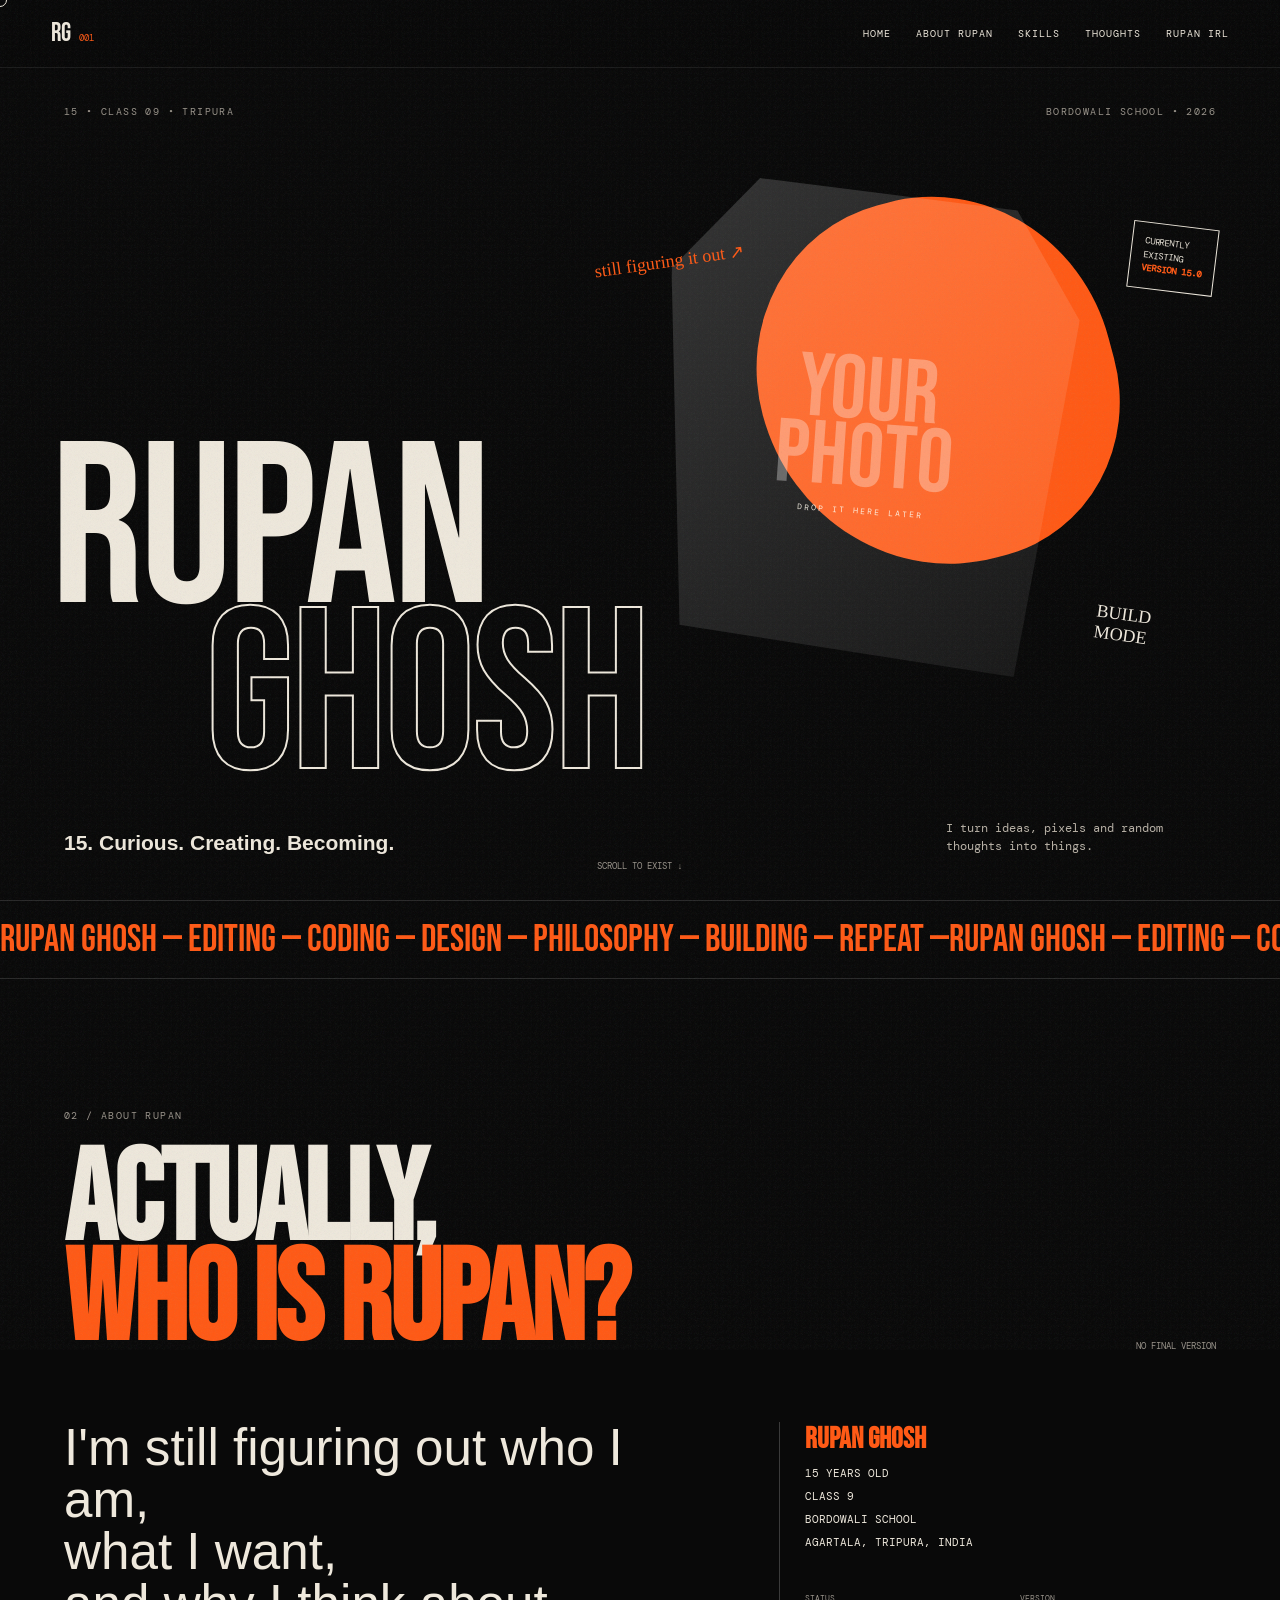
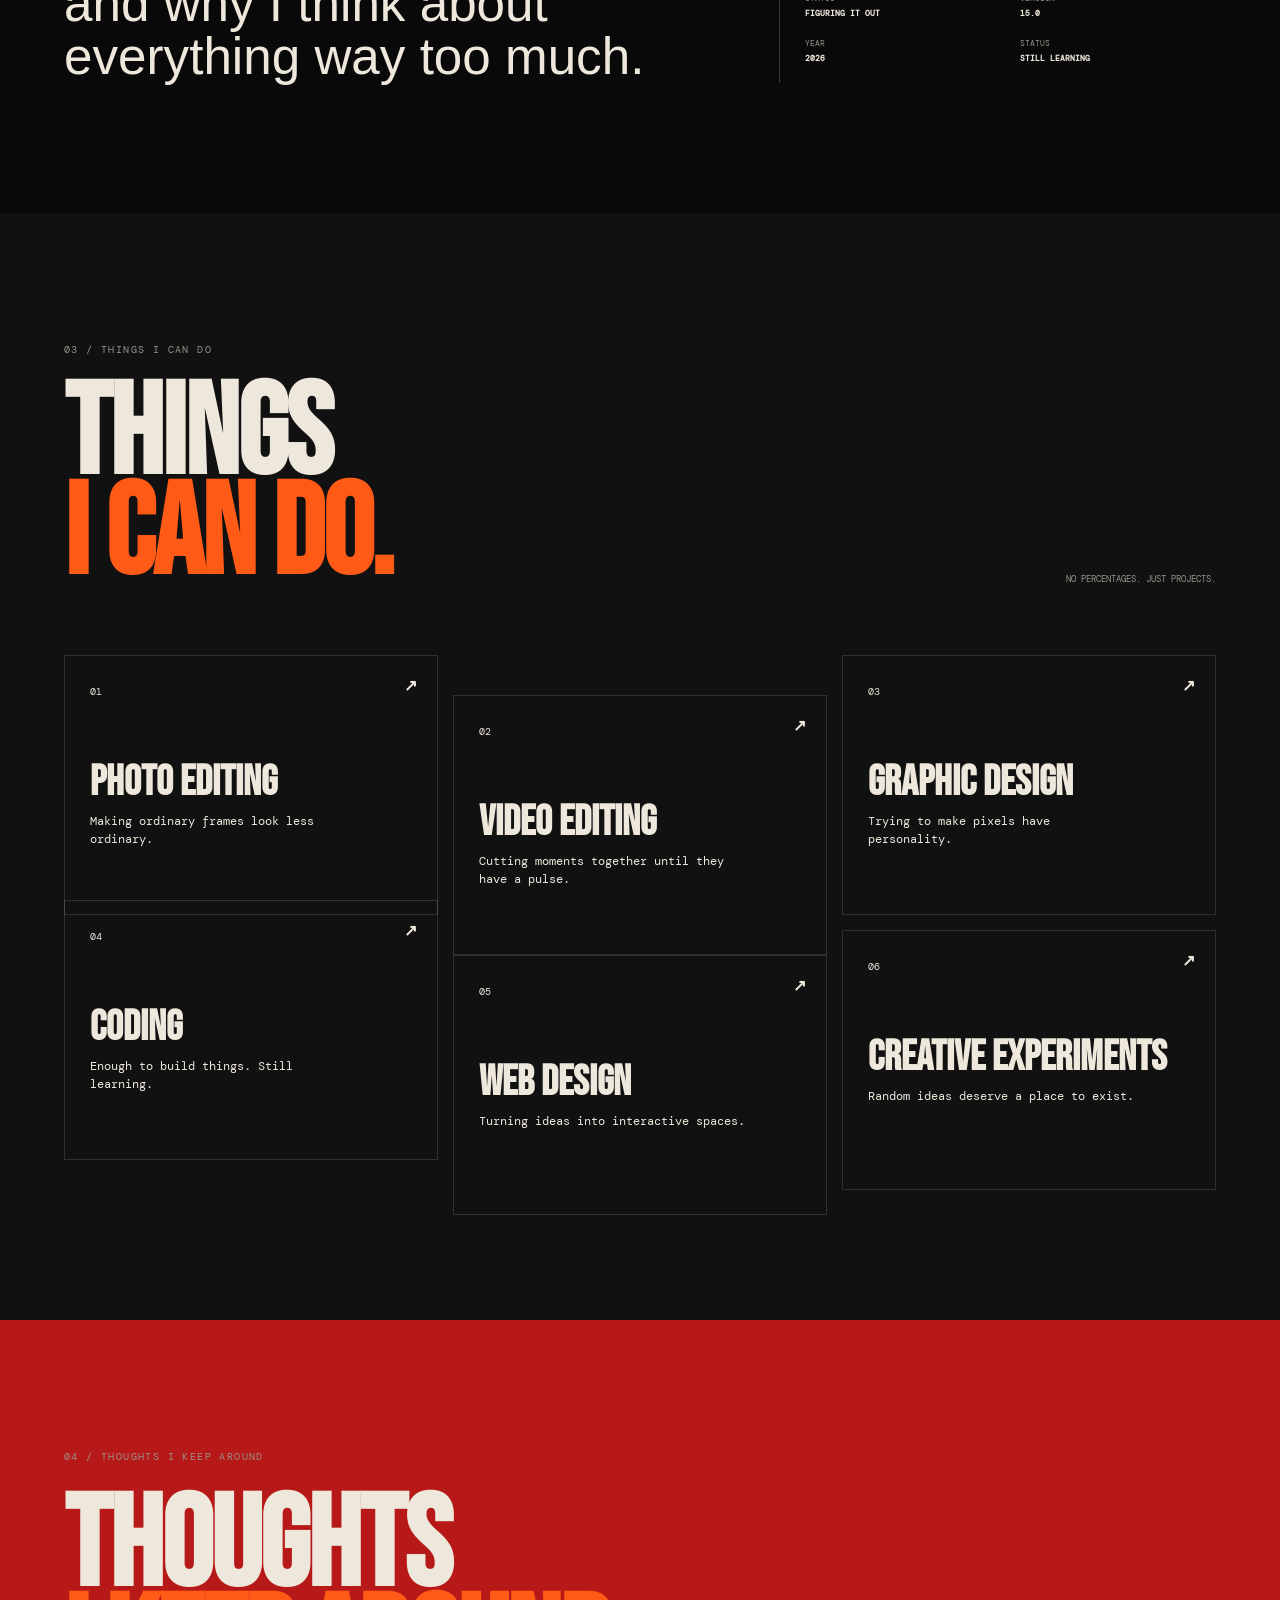
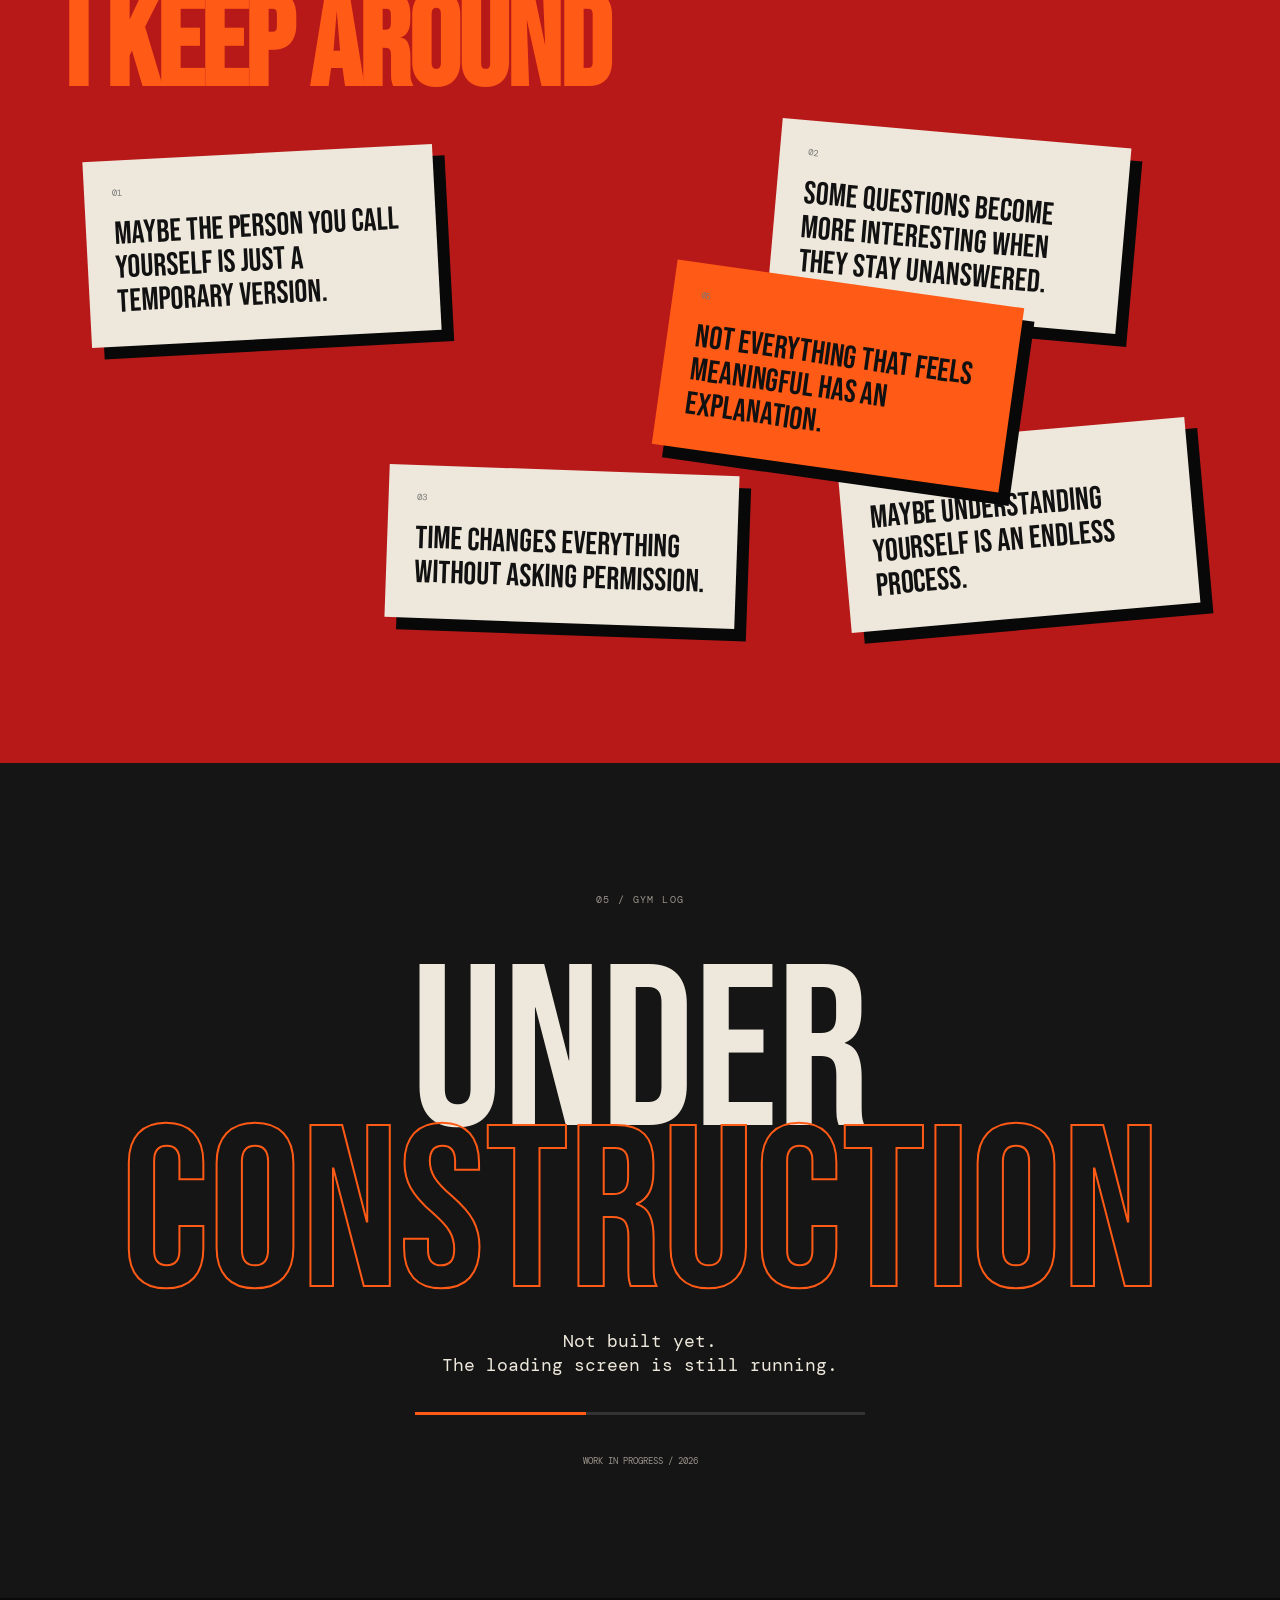
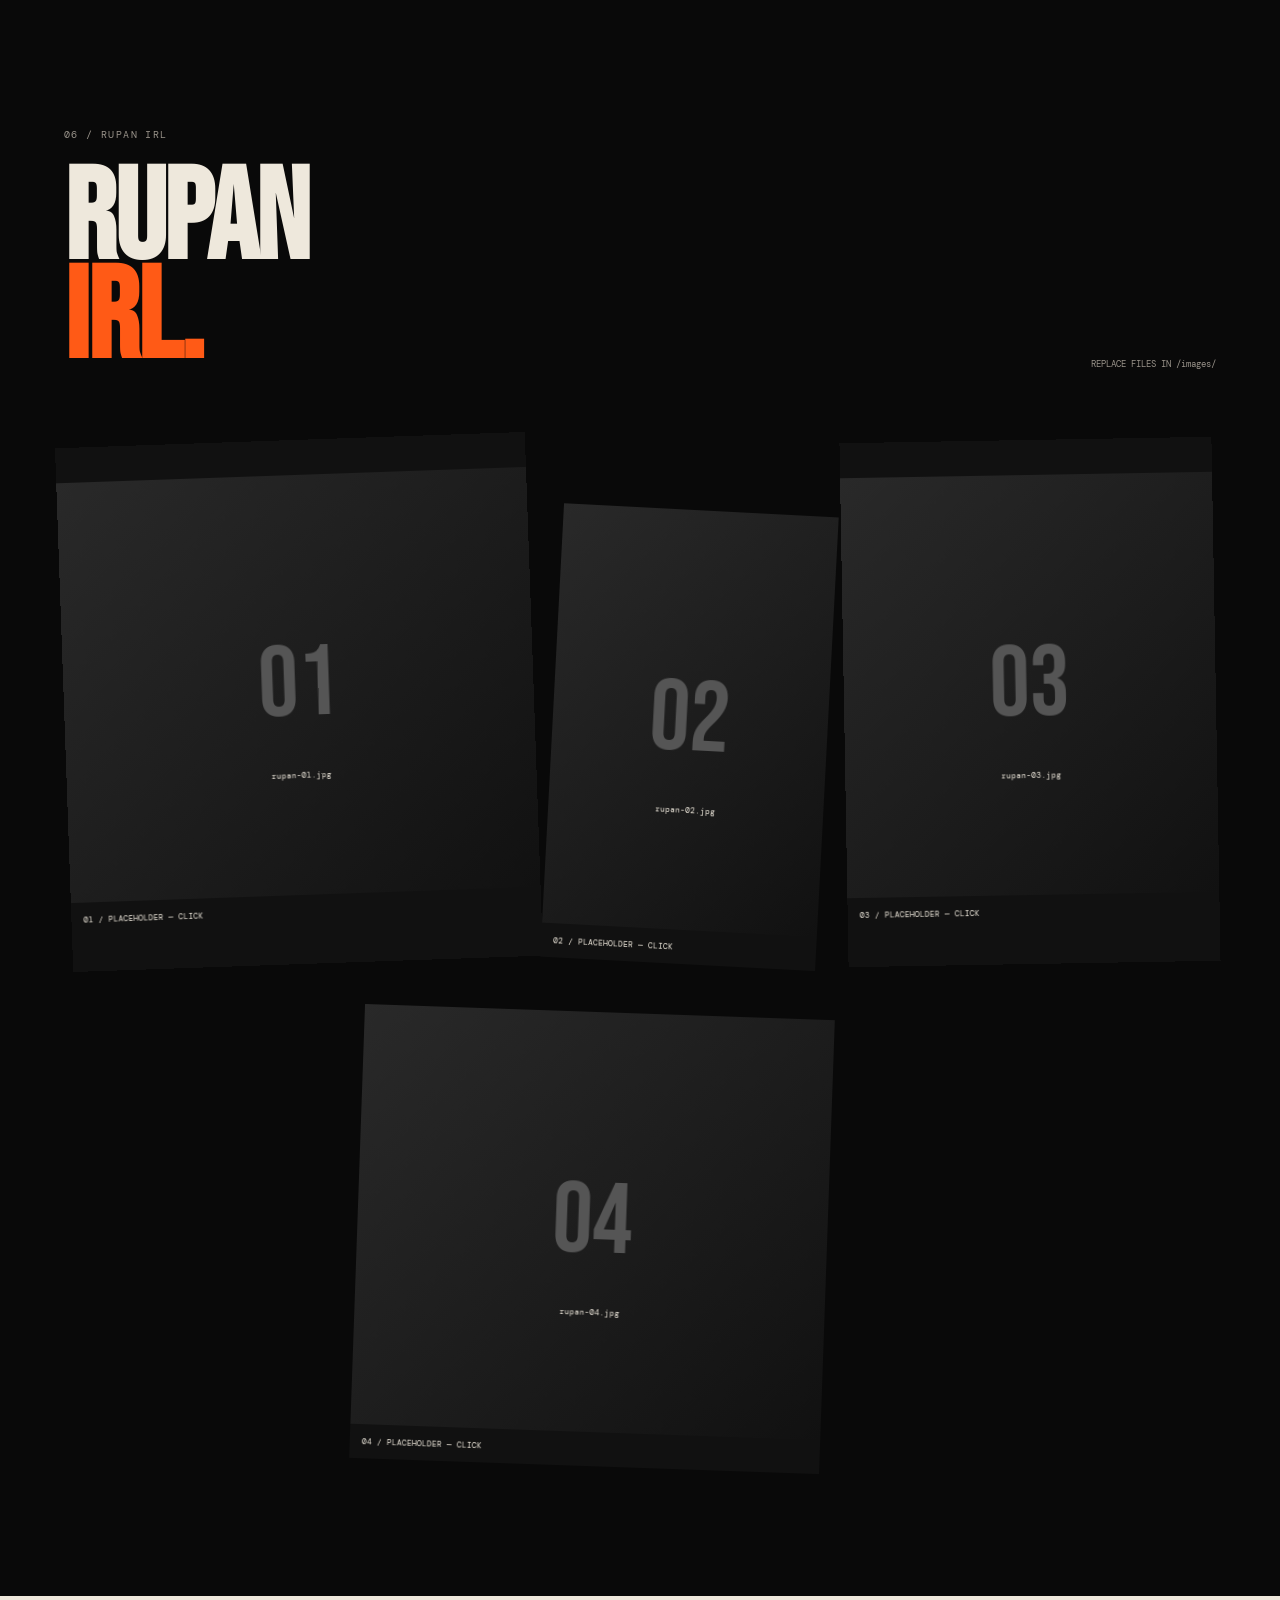
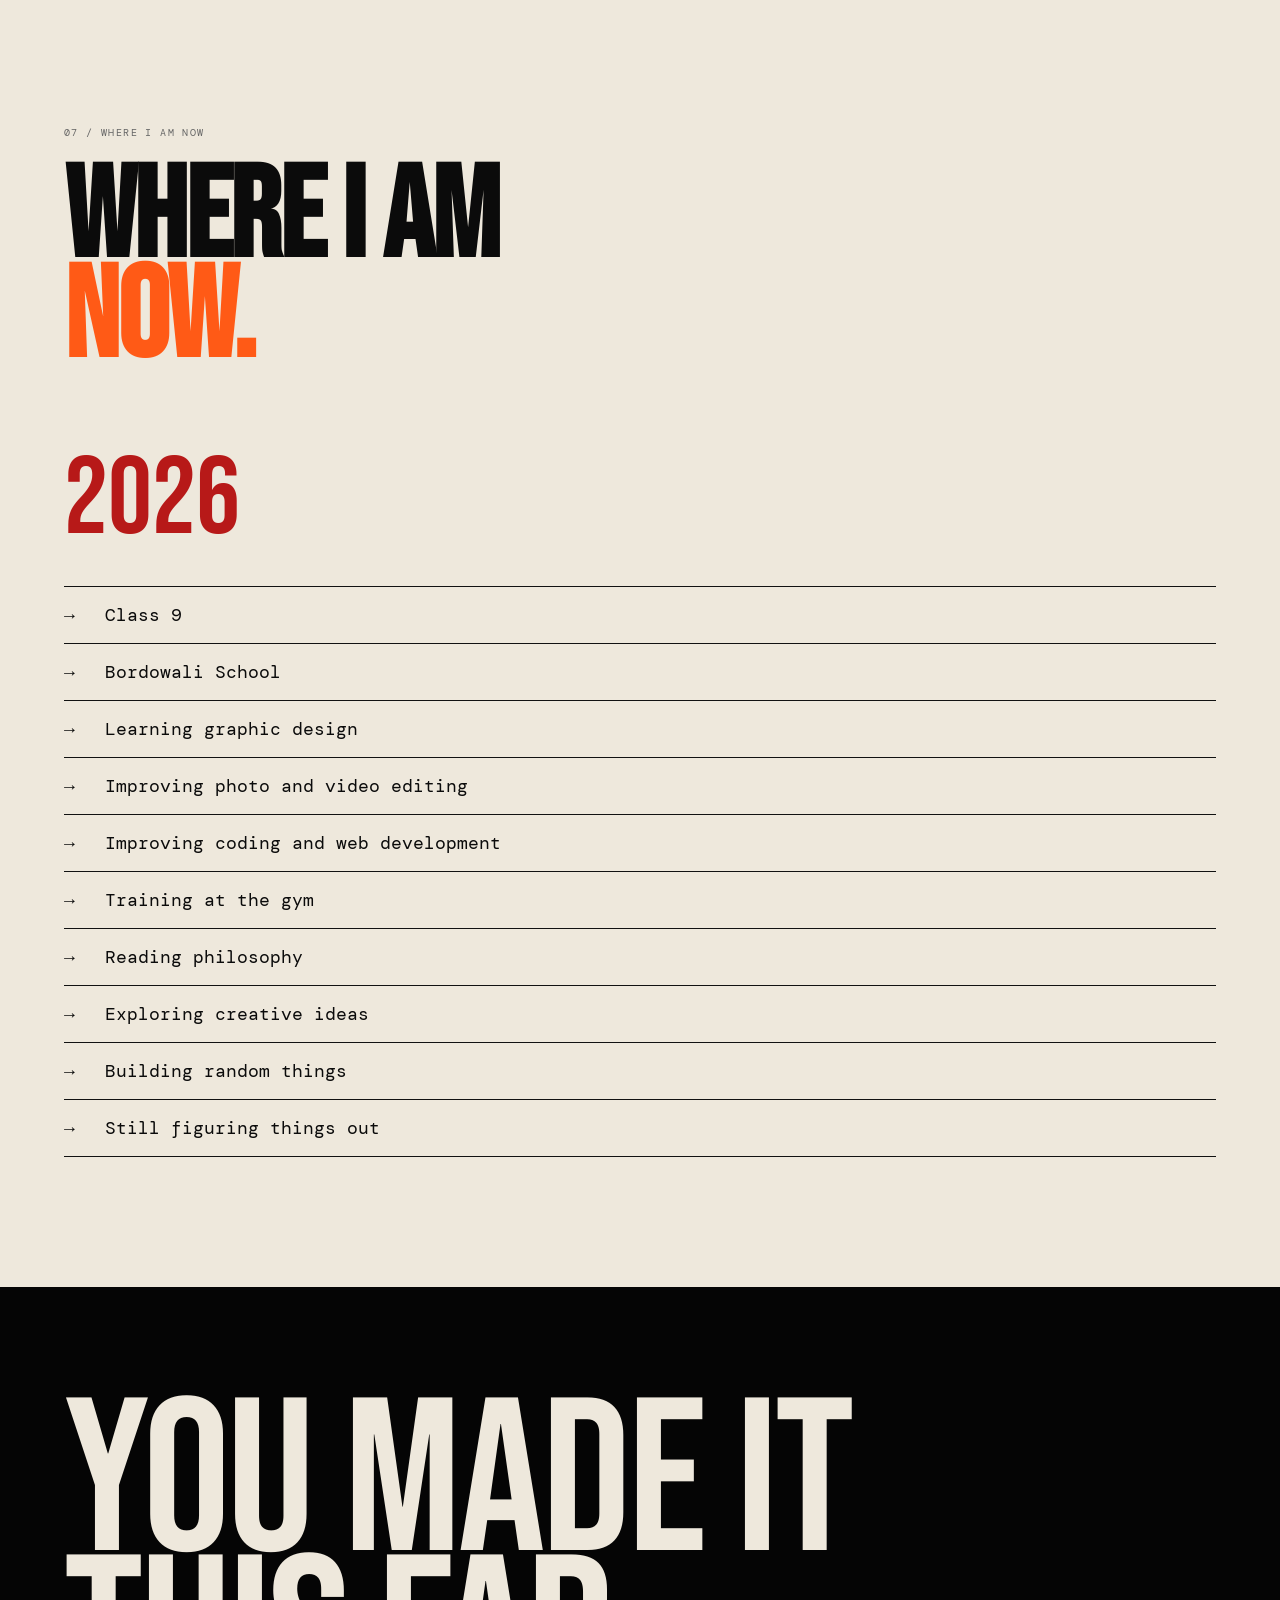
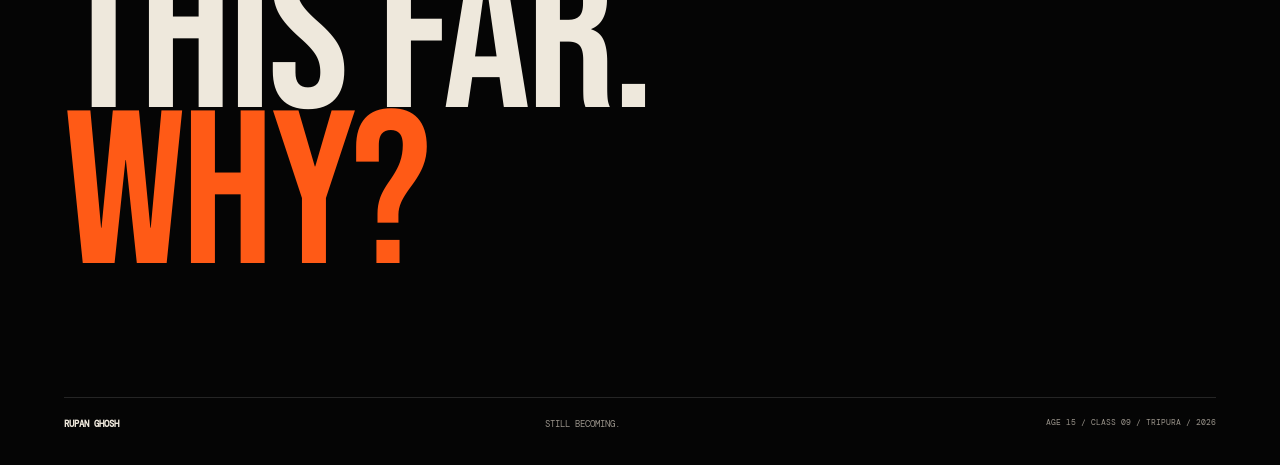
<file: index.html>
<!DOCTYPE html>
<html lang="en">
<head>
  <meta charset="UTF-8">
  <meta name="viewport" content="width=device-width, initial-scale=1.0">

  <meta name="theme-color" content="#090909">

  <title>Rupan Ghosh — Still Becoming</title>

  <!-- Fonts -->
  <link rel="preconnect" href="https://fonts.googleapis.com">
  <link rel="preconnect" href="https://fonts.gstatic.com" crossorigin>

  <link href="https://fonts.googleapis.com/css2?family=Bebas+Neue&family=DM+Mono:wght@400;500&family=Permanent+Marker&display=swap" rel="stylesheet">

  <!-- CSS -->
  <link rel="stylesheet" href="style.css">
</head>

<body>

  <!-- Grain / Noise -->
  <div class="noise"></div>

  <!-- Custom Cursor -->
  <div class="cursor"></div>


  <!-- ================= NAVBAR ================= -->

  <header class="nav">

    <button class="logo" data-go="home">
      RG<span>001</span>
    </button>

    <nav>

      <button data-go="home">
        HOME
      </button>

      <button data-go="about">
        ABOUT RUPAN
      </button>

      <button data-go="skills">
        SKILLS
      </button>

      <button data-go="thoughts">
        THOUGHTS
      </button>

      <button data-go="irl">
        RUPAN IRL
      </button>

    </nav>

    <button class="hamburger" aria-label="menu">
      <span></span>
      <span></span>
    </button>

  </header>


  <main>


    <!-- ================= HERO ================= -->

    <section id="home" class="hero">

      <div class="tiny top-left">
        15 • CLASS 09 • TRIPURA
      </div>

      <div class="tiny top-right">
        BORDOWALI SCHOOL • 2026
      </div>


      <div class="stamp">
        CURRENTLY<br>
        EXISTING<br>
        <b>VERSION 15.0</b>
      </div>


      <!-- Hero Image Area -->

      <div class="hero-art">

        <div class="orb"></div>

        <div class="photo-placeholder">

          <span>
            YOUR<br>
            PHOTO
          </span>

          <small>
            DROP IT HERE LATER
          </small>

        </div>


        <div class="scribble one">
          still figuring it out ↗
        </div>

        <div class="scribble two">
          BUILD<br>
          MODE
        </div>

      </div>


      <!-- Main Name -->

      <div class="hero-name">

        <span>
          RUPAN
        </span>

        <span>
          GHOSH
        </span>

      </div>


      <p class="hero-tag">
        15. Curious. Creating. Becoming.
      </p>


      <p class="hero-sub">
        I turn ideas, pixels and random thoughts into things.
      </p>


      <div class="scroll-note">
        SCROLL TO EXIST ↓
      </div>

    </section>



    <!-- ================= MARQUEE ================= -->

    <div class="marquee">

      <div>
        RUPAN GHOSH — EDITING — CODING — DESIGN — PHILOSOPHY — BUILDING — REPEAT —
      </div>

      <div>
        RUPAN GHOSH — EDITING — CODING — DESIGN — PHILOSOPHY — BUILDING — REPEAT —
      </div>

    </div>



    <!-- ================= ABOUT ================= -->

    <section id="about" class="section reveal">

      <div class="eyebrow">
        02 / ABOUT RUPAN
      </div>


      <div class="section-title">

        <h2>
          ACTUALLY,<br>
          <i>WHO IS RUPAN?</i>
        </h2>

        <span>
          NO FINAL VERSION
        </span>

      </div>


      <div class="about-grid">


        <p class="big-copy">

          I'm still figuring out who I am,
          <br>

          what I want,
          <br>

          and why I think about everything way too much.

        </p>


        <div class="identity">

          <strong>
            RUPAN GHOSH
          </strong>

          <span>
            15 YEARS OLD
          </span>

          <span>
            CLASS 9
          </span>

          <span>
            BORDOWALI SCHOOL
          </span>

          <span>
            AGARTALA, TRIPURA, INDIA
          </span>


          <div class="mini-grid">

            <label>
              STATUS
              <b>FIGURING IT OUT</b>
            </label>

            <label>
              VERSION
              <b>15.0</b>
            </label>

            <label>
              YEAR
              <b>2026</b>
            </label>

            <label>
              STATUS
              <b>STILL LEARNING</b>
            </label>

          </div>

        </div>

      </div>

    </section>



    <!-- ================= SKILLS ================= -->

    <section id="skills" class="section dark reveal">

      <div class="eyebrow">
        03 / THINGS I CAN DO
      </div>


      <div class="section-title">

        <h2>
          THINGS<br>
          <i>I CAN DO.</i>
        </h2>

        <span>
          NO PERCENTAGES. JUST PROJECTS.
        </span>

      </div>


      <div class="skill-grid">


        <article>

          <small>
            01
          </small>

          <h3>
            PHOTO EDITING
          </h3>

          <p>
            Making ordinary frames look less ordinary.
          </p>

          <b>↗</b>

        </article>


        <article>

          <small>
            02
          </small>

          <h3>
            VIDEO EDITING
          </h3>

          <p>
            Cutting moments together until they have a pulse.
          </p>

          <b>↗</b>

        </article>


        <article>

          <small>
            03
          </small>

          <h3>
            GRAPHIC DESIGN
          </h3>

          <p>
            Trying to make pixels have personality.
          </p>

          <b>↗</b>

        </article>


        <article>

          <small>
            04
          </small>

          <h3>
            CODING
          </h3>

          <p>
            Enough to build things. Still learning.
          </p>

          <b>↗</b>

        </article>


        <article>

          <small>
            05
          </small>

          <h3>
            WEB DESIGN
          </h3>

          <p>
            Turning ideas into interactive spaces.
          </p>

          <b>↗</b>

        </article>


        <article>

          <small>
            06
          </small>

          <h3>
            CREATIVE EXPERIMENTS
          </h3>

          <p>
            Random ideas deserve a place to exist.
          </p>

          <b>↗</b>

        </article>


      </div>

    </section>



    <!-- ================= THOUGHTS ================= -->

    <section id="thoughts" class="thoughts reveal">

      <div class="eyebrow">
        04 / THOUGHTS I KEEP AROUND
      </div>


      <h2>

        THOUGHTS<br>

        <i>
          I KEEP AROUND
        </i>

      </h2>


      <div class="thought-wall">


        <div class="thought a">

          <small>
            01
          </small>

          Maybe the person you call yourself is just a temporary version.

        </div>


        <div class="thought b">

          <small>
            02
          </small>

          Some questions become more interesting when they stay unanswered.

        </div>


        <div class="thought c">

          <small>
            03
          </small>

          Time changes everything without asking permission.

        </div>


        <div class="thought d">

          <small>
            04
          </small>

          Maybe understanding yourself is an endless process.

        </div>


        <div class="thought e">

          <small>
            05
          </small>

          Not everything that feels meaningful has an explanation.

        </div>


      </div>

    </section>



    <!-- ================= GYM ================= -->

    <section class="under reveal">

      <div class="eyebrow">
        05 / GYM LOG
      </div>


      <div class="construction">

        UNDER<br>

        <i>
          CONSTRUCTION
        </i>

      </div>


      <p>

        Not built yet.
        <br>

        The loading screen is still running.

      </p>


      <div class="loading">

        <span></span>

      </div>


      <small>
        WORK IN PROGRESS / 2026
      </small>

    </section>



    <!-- ================= RUPAN IRL ================= -->

    <section id="irl" class="section reveal">

      <div class="eyebrow">
        06 / RUPAN IRL
      </div>


      <div class="section-title">

        <h2>

          RUPAN<br>

          <i>
            IRL.
          </i>

        </h2>

        <span>
          REPLACE FILES IN /images/
        </span>

      </div>


      <div class="gallery">


        <button
          class="pic p1"
          data-image="images/rupan-01.jpg"
        >

          <div class="placeholder">

            01

            <small>
              rupan-01.jpg
            </small>

          </div>

          <span>
            01 / PLACEHOLDER — CLICK
          </span>

        </button>



        <button
          class="pic p2"
          data-image="images/rupan-02.jpg"
        >

          <div class="placeholder">

            02

            <small>
              rupan-02.jpg
            </small>

          </div>

          <span>
            02 / PLACEHOLDER — CLICK
          </span>

        </button>



        <button
          class="pic p3"
          data-image="images/rupan-03.jpg"
        >

          <div class="placeholder">

            03

            <small>
              rupan-03.jpg
            </small>

          </div>

          <span>
            03 / PLACEHOLDER — CLICK
          </span>

        </button>



        <button
          class="pic p4"
          data-image="images/rupan-04.jpg"
        >

          <div class="placeholder">

            04

            <small>
              rupan-04.jpg
            </small>

          </div>

          <span>
            04 / PLACEHOLDER — CLICK
          </span>

        </button>


      </div>

    </section>



    <!-- ================= TIMELINE ================= -->

    <section class="timeline reveal">

      <div class="eyebrow">
        07 / WHERE I AM NOW
      </div>


      <h2>

        WHERE I AM<br>

        <i>
          NOW.
        </i>

      </h2>


      <div class="year">
        2026
      </div>


      <div class="events">

        <div>
          →
          <span>
            Class 9
          </span>
        </div>

        <div>
          →
          <span>
            Bordowali School
          </span>
        </div>

        <div>
          →
          <span>
            Learning graphic design
          </span>
        </div>

        <div>
          →
          <span>
            Improving photo and video editing
          </span>
        </div>

        <div>
          →
          <span>
            Improving coding and web development
          </span>
        </div>

        <div>
          →
          <span>
            Training at the gym
          </span>
        </div>

        <div>
          →
          <span>
            Reading philosophy
          </span>
        </div>

        <div>
          →
          <span>
            Exploring creative ideas
          </span>
        </div>

        <div>
          →
          <span>
            Building random things
          </span>
        </div>

        <div>
          →
          <span>
            Still figuring things out
          </span>
        </div>

      </div>

    </section>



    <!-- ================= FOOTER ================= -->

    <footer>

      <div class="footer-big">

        YOU MADE IT<br>

        THIS FAR.<br>

        <i>
          WHY?
        </i>

      </div>


      <div class="footer-line">

        <b>
          RUPAN GHOSH
        </b>

        <span>
          STILL BECOMING.
        </span>

        <small>
          AGE 15 / CLASS 09 / TRIPURA / 2026
        </small>

      </div>

    </footer>


  </main>



  <!-- ================= IMAGE LIGHTBOX ================= -->

  <div class="lightbox">

    <button class="close">
      ESC / CLOSE ×
    </button>

    <div class="light-content"></div>

  </div>



  <!-- JavaScript -->

  <script src="script.js"></script>

</body>
</html>
</file>
<file: style.css>
/* ==========================================
   RUPAN GHOSH — PERSONAL WEBSITE
   STYLE.CSS
   ========================================== */


/* ------------------------------------------
   RESET
   ------------------------------------------ */

* {
  box-sizing: border-box;
  margin: 0;
  padding: 0;
}

html {
  scroll-behavior: smooth;
}

body {
  background: #090909;
  color: #eee8dc;
  font-family: Arial, sans-serif;
  overflow-x: hidden;
}

button {
  font: inherit;
  color: inherit;
  cursor: pointer;
}


/* ------------------------------------------
   GRAIN / NOISE
   ------------------------------------------ */

.noise {
  position: fixed;
  inset: -50%;
  z-index: 50;
  pointer-events: none;

  opacity: 0.075;

  background-image: url(
    "data:image/svg+xml,%3Csvg xmlns='http://www.w3.org/2000/svg' width='180' height='180'%3E%3Cfilter id='n'%3E%3CfeTurbulence baseFrequency='.85' numOctaves='3'/%3E%3C/filter%3E%3Crect width='100%25' height='100%25' filter='url(%23n)'/%3E%3C/svg%3E"
  );

  animation: noise 0.25s steps(2) infinite;
}


/* ------------------------------------------
   CUSTOM CURSOR
   ------------------------------------------ */

.cursor {
  position: fixed;

  z-index: 100;

  width: 14px;
  height: 14px;

  border: 1px solid #eee8dc;
  border-radius: 50%;

  pointer-events: none;

  left: -7px;
  top: -7px;

  transition:
    transform 0.08s linear,
    width 0.2s,
    height 0.2s;
}

.cursor.active {
  width: 25px;
  height: 25px;
}


/* ------------------------------------------
   NAVBAR
   ------------------------------------------ */

.nav {
  height: 68px;

  position: fixed;

  z-index: 40;

  top: 0;
  left: 0;
  right: 0;

  padding: 0 4vw;

  display: flex;
  align-items: center;
  justify-content: space-between;

  background: rgba(9, 9, 9, 0.8);

  border-bottom: 1px solid rgba(255, 255, 255, 0.08);

  backdrop-filter: blur(12px);
}


/* LOGO */

.logo {
  border: 0;
  background: none;

  font-family: "Bebas Neue", sans-serif;

  font-size: 26px;
}

.logo span {
  font-family: "DM Mono", monospace;

  font-size: 9px;

  color: #ff5a16;

  margin-left: 8px;
}


/* NAV LINKS */

.nav nav {
  display: flex;
  gap: 25px;
}

.nav nav button {
  border: 0;
  background: none;

  font-family: "DM Mono", monospace;

  font-size: 10px;

  letter-spacing: 1px;

  transition: color 0.25s;
}

.nav nav button:hover {
  color: #ff5a16;
}


/* MOBILE MENU */

.hamburger {
  display: none;

  border: 0;
  background: none;

  width: 35px;
  height: 30px;

  position: relative;
}

.hamburger span {
  position: absolute;

  width: 22px;
  height: 1px;

  background: #eee8dc;

  left: 5px;

  transition: 0.3s;
}

.hamburger span:first-child {
  top: 10px;
}

.hamburger span:last-child {
  top: 18px;
}


/* ------------------------------------------
   HERO
   ------------------------------------------ */

.hero {
  height: 100vh;

  min-height: 720px;

  position: relative;

  overflow: hidden;

  padding: 120px 5vw;
}


/* SMALL TEXT */

.tiny {
  font-family: "DM Mono", monospace;

  font-size: 10px;

  letter-spacing: 1.4px;

  color: #99938a;
}

.top-left {
  position: absolute;
  top: 105px;
}

.top-right {
  position: absolute;
  right: 5vw;
  top: 105px;
}


/* STAMP */

.stamp {
  position: absolute;

  right: 5vw;
  top: 25vh;

  border: 1px solid #eee8dc;

  padding: 12px;

  font-family: "DM Mono", monospace;

  font-size: 9px;

  line-height: 1.5;

  transform: rotate(7deg);

  z-index: 5;
}

.stamp b {
  color: #ff5a16;
}


/* ------------------------------------------
   HERO ART
   ------------------------------------------ */

.hero-art {
  position: absolute;

  right: 13vw;

  top: 19vh;

  width: min(43vw, 520px);

  height: 55vh;
}


/* ORANGE SHAPE */

.orb {
  position: absolute;

  right: 0;
  top: 5%;

  width: 68%;
  height: 75%;

  background: #ff5a16;

  border-radius:
    48% 52%
    45% 55%;

  transform: rotate(-15deg);
}


/* PHOTO PLACEHOLDER */

.photo-placeholder {
  position: absolute;

  inset: 3% 8% 0 13%;

  background:
    linear-gradient(
      135deg,
      #2b2b2b,
      #101010
    );

  clip-path: polygon(
    20% 0,
    83% 3%,
    100% 25%,
    90% 100%,
    8% 94%,
    0 20%
  );

  display: grid;

  place-items: center;

  transform: rotate(4deg);

  mix-blend-mode: screen;

  color: #666;

  font-family: "Bebas Neue", sans-serif;

  font-size: clamp(45px, 7vw, 90px);

  line-height: 0.75;

  text-align: center;
}

.photo-placeholder small {
  position: absolute;

  margin-top: 170px;

  color: #eee8dc;

  font-family: "DM Mono", monospace;

  font-size: 8px;

  letter-spacing: 2px;
}


/* ------------------------------------------
   SCRIBBLES
   ------------------------------------------ */

.scribble {
  position: absolute;

  z-index: 6;

  font-family: "Permanent Marker", cursive;

  font-size: 18px;

  color: #ff5a16;
}

.scribble.one {
  left: 0;
  top: 16%;

  transform: rotate(-8deg);
}

.scribble.two {
  right: -7%;
  bottom: 4%;

  color: #eee8dc;

  transform: rotate(8deg);
}


/* ------------------------------------------
   HERO NAME
   ------------------------------------------ */

.hero-name {
  position: absolute;

  left: 4vw;
  bottom: 13vh;

  z-index: 8;

  font-family: "Bebas Neue", sans-serif;

  font-size: clamp(
    110px,
    18vw,
    290px
  );

  line-height: 0.72;

  letter-spacing: -4px;
}

.hero-name span {
  display: block;
}

.hero-name span:nth-child(2) {
  margin-left: 12vw;

  color: transparent;

  -webkit-text-stroke: 2px #eee8dc;
}


/* HERO TEXT */

.hero-tag {
  position: absolute;

  bottom: 5vh;
  left: 5vw;

  font-size: 21px;

  font-weight: bold;
}

.hero-sub {
  position: absolute;

  right: 5vw;
  bottom: 5vh;

  width: 270px;

  font-family: "DM Mono", monospace;

  font-size: 12px;

  line-height: 1.5;

  color: #b9b2a7;
}

.scroll-note {
  position: absolute;

  left: 50%;
  bottom: 28px;

  transform: translateX(-50%);

  font-family: "DM Mono", monospace;

  font-size: 9px;

  color: #99938a;
}


/* ------------------------------------------
   MARQUEE
   ------------------------------------------ */

.marquee {
  display: flex;

  overflow: hidden;

  white-space: nowrap;

  border-block: 1px solid rgba(255, 255, 255, 0.13);

  padding: 15px 0;

  color: #ff5a16;

  font-family: "Bebas Neue", sans-serif;

  font-size: clamp(25px, 3vw, 42px);
}

.marquee div {
  animation: marquee 22s linear infinite;
}


/* ------------------------------------------
   GENERAL SECTIONS
   ------------------------------------------ */

.section,
.thoughts,
.under,
.timeline {
  padding: 130px 5vw;
}

.eyebrow {
  font-family: "DM Mono", monospace;

  font-size: 10px;

  letter-spacing: 1.4px;

  color: #99938a;
}


/* SECTION TITLE */

.section-title {
  display: flex;

  justify-content: space-between;

  align-items: end;

  margin: 30px 0 70px;
}

.section-title h2,
.thoughts h2,
.timeline h2 {
  margin: 0;

  font-family: "Bebas Neue", sans-serif;

  font-size: clamp(
    70px,
    10vw,
    150px
  );

  line-height: 0.78;

  letter-spacing: -2px;
}

.section-title i,
.thoughts i,
.timeline i {
  font-style: normal;

  color: #ff5a16;
}

.section-title span {
  font-family: "DM Mono", monospace;

  font-size: 9px;

  color: #99938a;
}


/* ------------------------------------------
   ABOUT
   ------------------------------------------ */

.about-grid {
  display: grid;

  grid-template-columns:
    1.4fr 1fr;

  gap: 8vw;
}

.big-copy {
  font-size: clamp(
    30px,
    4vw,
    58px
  );

  line-height: 1.02;

  margin: 0;
}


/* IDENTITY */

.identity {
  border-left:
    1px solid
    rgba(255, 255, 255, 0.2);

  padding-left: 25px;

  display: flex;

  flex-direction: column;

  gap: 9px;

  font-family: "DM Mono", monospace;

  font-size: 11px;
}

.identity strong {
  font-family: "Bebas Neue", sans-serif;

  font-size: 29px;

  color: #ff5a16;
}


/* MINI GRID */

.mini-grid {
  display: grid;

  grid-template-columns:
    1fr 1fr;

  gap: 20px;

  margin-top: 35px;
}

.mini-grid label {
  font-family: "DM Mono", monospace;

  font-size: 8px;

  color: #99938a;
}

.mini-grid b {
  display: block;

  color: #eee8dc;

  margin-top: 5px;
}


/* ------------------------------------------
   SKILLS
   ------------------------------------------ */

.dark {
  background: #111;
}

.skill-grid {
  display: grid;

  grid-template-columns:
    repeat(12, 1fr);

  gap: 15px;
}

.skill-grid article {
  grid-column: span 4;

  min-height: 260px;

  border:
    1px solid
    rgba(255, 255, 255, 0.13);

  padding: 25px;

  position: relative;

  transition:
    0.35s ease;
}

.skill-grid article:hover {
  background: #ff5a16;

  color: #090909;

  transform:
    rotate(-2deg)
    translateY(-8px);
}

.skill-grid small {
  font-family: "DM Mono", monospace;

  font-size: 10px;
}

.skill-grid h3 {
  font-family: "Bebas Neue", sans-serif;

  font-size: 42px;

  line-height: 0.9;

  margin: 65px 0 10px;
}

.skill-grid p {
  font-family: "DM Mono", monospace;

  font-size: 12px;

  line-height: 1.5;

  max-width: 270px;
}

.skill-grid article > b {
  position: absolute;

  right: 20px;
  top: 20px;
}


/* CHAOTIC POSITIONS */

.skill-grid article:nth-child(2) {
  transform: translateY(40px);
}

.skill-grid article:nth-child(4) {
  transform: translateY(-30px);
}

.skill-grid article:nth-child(5) {
  transform: translateY(25px);
}


/* ------------------------------------------
   THOUGHTS
   ------------------------------------------ */

.thoughts {
  background: #b71918;

  min-height: 900px;

  overflow: hidden;
}

.thoughts h2 {
  margin: 35px 0;
}

.thought-wall {
  height: 500px;

  position: relative;
}


/* THOUGHT CARDS */

.thought {
  position: absolute;

  max-width: 350px;

  background: #eee8dc;

  color: #111;

  padding: 28px;

  box-shadow:
    12px 12px 0 #080808;

  font-family: "Bebas Neue", sans-serif;

  font-size: clamp(
    20px,
    2.5vw,
    34px
  );

  line-height: 1.05;

  transform: rotate(-3deg);
}

.thought small {
  display: block;

  font-family: "DM Mono", monospace;

  font-size: 9px;

  color: #777;

  margin-bottom: 20px;
}

.thought.a {
  left: 2%;
  top: 4%;
}

.thought.b {
  right: 8%;
  top: 0;

  transform: rotate(5deg);
}

.thought.c {
  left: 28%;
  bottom: 2%;

  transform: rotate(2deg);
}

.thought.d {
  right: 2%;
  bottom: 3%;

  transform: rotate(-5deg);
}

.thought.e {
  left: 52%;
  top: 30%;

  transform: rotate(8deg);

  background: #ff5a16;
}


/* ------------------------------------------
   GYM
   ------------------------------------------ */

.under {
  min-height: 720px;

  background: #151515;

  text-align: center;
}

.construction {
  font-family: "Bebas Neue", sans-serif;

  font-size: clamp(
    100px,
    18vw,
    260px
  );

  line-height: 0.7;

  margin: 70px 0 30px;
}

.construction i {
  font-style: normal;

  color: transparent;

  -webkit-text-stroke:
    2px #ff5a16;
}

.under p {
  font-family: "DM Mono", monospace;

  font-size: 18px;
}


/* LOADING BAR */

.loading {
  height: 3px;

  background:
    rgba(255, 255, 255, 0.13);

  max-width: 450px;

  margin: 35px auto;
}

.loading span {
  display: block;

  height: 100%;

  width: 38%;

  background: #ff5a16;

  animation:
    load 3s infinite alternate;
}

.under > small {
  font-family: "DM Mono", monospace;

  font-size: 9px;

  color: #99938a;
}


/* ------------------------------------------
   GALLERY
   ------------------------------------------ */

.gallery {
  display: grid;

  grid-template-columns:
    repeat(12, 1fr);

  gap: 18px;
}

.pic {
  background: #111;

  border: 0;

  padding: 0;

  text-align: left;

  transition: 0.3s;
}

.pic:hover {
  filter: brightness(1.2);
}


/* IMAGE PLACEHOLDER */

.placeholder {
  height: 420px;

  background:
    linear-gradient(
      135deg,
      #292929,
      #111
    );

  display: grid;

  place-items: center;

  font-family: "Bebas Neue", sans-serif;

  font-size: 100px;

  color: #555;

  position: relative;
}

.placeholder small {
  position: absolute;

  margin-top: 180px;

  color: #eee8dc;

  font-family: "DM Mono", monospace;

  font-size: 8px;
}

.pic span {
  display: block;

  padding: 12px;

  font-family: "DM Mono", monospace;

  font-size: 8px;
}


/* GALLERY POSITIONS */

.p1 {
  grid-column: span 5;

  transform: rotate(-2deg);
}

.p2 {
  grid-column: span 3;

  margin-top: 70px;

  transform: rotate(3deg);
}

.p3 {
  grid-column: span 4;

  transform: rotate(-1deg);
}

.p4 {
  grid-column: 4 / 9;

  margin-top: 30px;

  transform: rotate(2deg);
}


/* ------------------------------------------
   TIMELINE
   ------------------------------------------ */

.timeline {
  background: #eee8dc;

  color: #0b0b0b;
}

.timeline .eyebrow {
  color: #666;
}

.timeline h2 {
  margin-top: 30px;
}

.year {
  font-family: "Bebas Neue", sans-serif;

  font-size: 110px;

  color: #b71918;

  margin: 65px 0 20px;
}


/* EVENTS */

.events {
  border-top: 1px solid #111;
}

.events div {
  display: flex;

  gap: 30px;

  padding: 16px 0;

  border-bottom:
    1px solid #111;

  font-family: "DM Mono", monospace;

  font-size: 18px;
}

.events div:first-letter {
  color: #b71918;
}


/* ------------------------------------------
   FOOTER
   ------------------------------------------ */

footer {
  padding:
    120px 5vw
    35px;

  background: #050505;
}

.footer-big {
  font-family: "Bebas Neue", sans-serif;

  font-size: clamp(
    90px,
    17vw,
    250px
  );

  line-height: 0.72;

  letter-spacing: -3px;
}

.footer-big i {
  font-style: normal;

  color: #ff5a16;
}

.footer-line {
  display: flex;

  justify-content: space-between;

  margin-top: 120px;

  border-top:
    1px solid
    rgba(255, 255, 255, 0.13);

  padding-top: 20px;

  font-family: "DM Mono", monospace;

  font-size: 9px;

  color: #99938a;
}

.footer-line b {
  color: #eee8dc;
}


/* ------------------------------------------
   LIGHTBOX
   ------------------------------------------ */

.lightbox {
  display: none;

  position: fixed;

  inset: 0;

  background:
    rgba(5, 5, 5, 0.94);

  z-index: 80;

  place-items: center;
}

.lightbox.open {
  display: grid;
}

.close {
  position: absolute;

  right: 30px;
  top: 25px;

  border:
    1px solid
    rgba(255, 255, 255, 0.27);

  background: none;

  padding: 10px;

  font-family: "DM Mono", monospace;

  font-size: 9px;
}

.light-content {
  width: min(70vw, 750px);

  height: 75vh;

  background:
    #222
    center / contain
    no-repeat;

  display: grid;

  place-items: center;

  color: #777;

  font-family: "Bebas Neue", sans-serif;

  font-size: 60px;
}


/* ------------------------------------------
   SCROLL REVEAL
   ------------------------------------------ */

.reveal {
  opacity: 0;

  transform:
    translateY(40px);

  transition:
    1s ease;
}

.reveal.show {
  opacity: 1;

  transform: none;
}


/* ------------------------------------------
   ANIMATIONS
   ------------------------------------------ */

@keyframes marquee {

  to {
    transform:
      translateX(-100%);
  }

}


@keyframes load {

  to {
    width: 75%;
  }

}


@keyframes noise {

  25% {
    transform:
      translate(2%, -1%);
  }

  50% {
    transform:
      translate(-1%, 2%);
  }

  75% {
    transform:
      translate(1%, 1%);
  }

}


/* ------------------------------------------
   TABLET / MOBILE
   ------------------------------------------ */

@media (max-width: 800px) {


  /* CURSOR */

  .cursor {
    display: none;
  }


  /* NAV */

  .nav {
    height: 58px;
  }

  .nav nav {
    display: none;

    position: absolute;

    left: 0;
    right: 0;

    top: 58px;

    padding: 22px 5vw;

    background: #090909;

    flex-direction: column;

    border-bottom:
      1px solid
      rgba(255, 255, 255, 0.13);
  }

  .nav nav.open {
    display: flex;
  }

  .hamburger {
    display: block;
  }


  /* HERO */

  .hero {
    min-height: 720px;

    padding-top: 120px;
  }

  .top-right {
    top: 105px;
  }

  .hero-art {
    right: 4vw;

    top: 25vh;

    width: 80vw;

    height: 42vh;
  }

  .hero-name {
    font-size: 24vw;

    bottom: 17vh;
  }

  .hero-name span:nth-child(2) {
    margin-left: 4vw;

    -webkit-text-stroke:
      1px #eee8dc;
  }

  .hero-tag {
    bottom: 8vh;

    font-size: 16px;
  }

  .hero-sub {
    display: none;
  }

  .stamp {
    top: 38vh;
  }


  /* ABOUT */

  .about-grid {
    grid-template-columns: 1fr;

    gap: 60px;
  }


  /* SECTIONS */

  .section,
  .thoughts,
  .under,
  .timeline {
    padding:
      90px 5vw;
  }

  .section-title {
    display: block;

    margin-bottom: 45px;
  }

  .section-title span {
    display: block;

    margin-top: 25px;
  }


  /* SKILLS */

  .skill-grid {
    display: block;
  }

  .skill-grid article,
  .skill-grid article:nth-child(n) {
    margin: 18px 0;

    transform: none;
  }


  /* THOUGHTS */

  .thoughts {
    min-height: 1000px;
  }

  .thought-wall {
    height: 650px;
  }

  .thought {
    max-width: 270px;
  }

  .thought.a {
    left: 0;
  }

  .thought.b {
    right: 0;

    top: 12%;
  }

  .thought.c {
    left: 5%;

    bottom: 18%;
  }

  .thought.d {
    right: 0;

    bottom: 0;
  }

  .thought.e {
    left: 30%;

    top: 43%;
  }


  /* GALLERY */

  .gallery {
    display: block;
  }

  .pic,
  .pic:nth-child(n) {
    display: block;

    width: 85%;

    margin: 25px auto;

    transform: none;
  }

  .placeholder {
    height: 360px;
  }


  /* FOOTER */

  .footer-big {
    font-size: 25vw;
  }

  .footer-line {
    flex-direction: column;

    gap: 15px;
  }


  /* LIGHTBOX */

  .light-content {
    width: 90vw;

    height: 70vh;
  }

}
</file>
